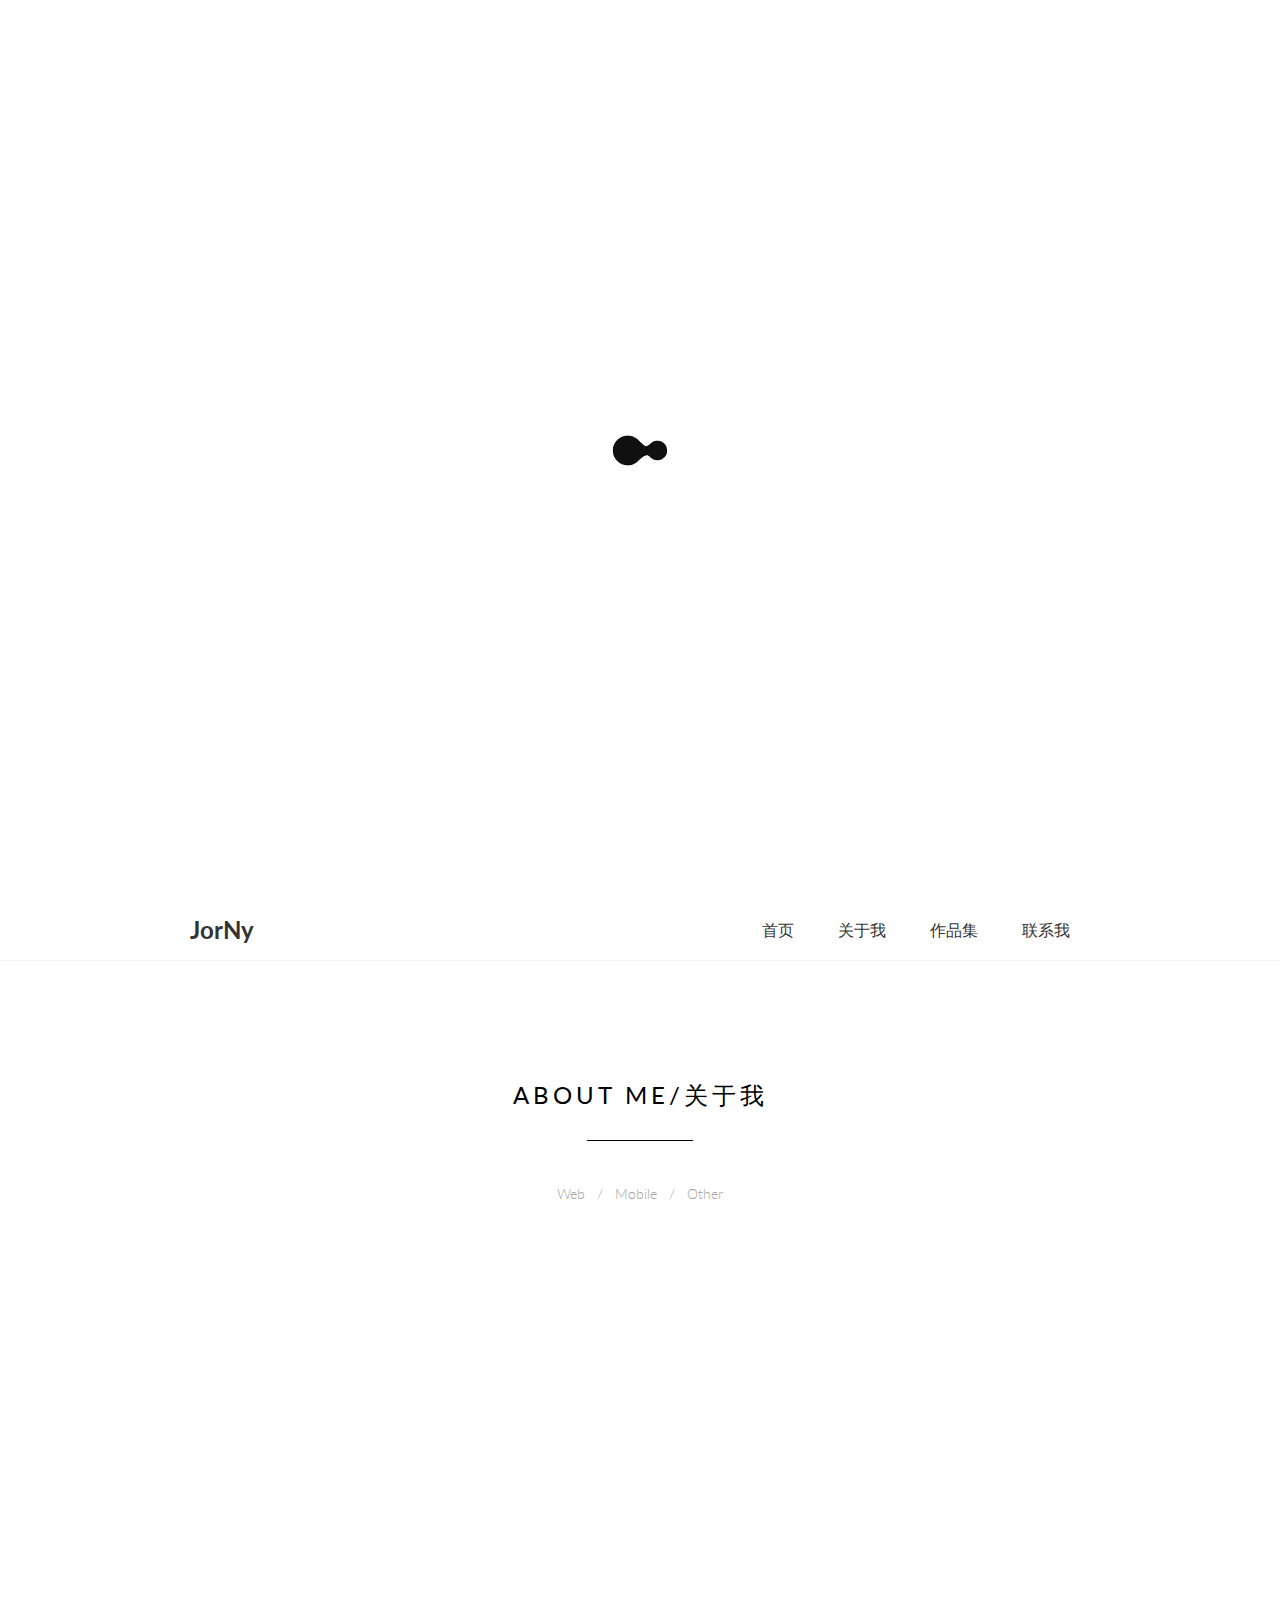
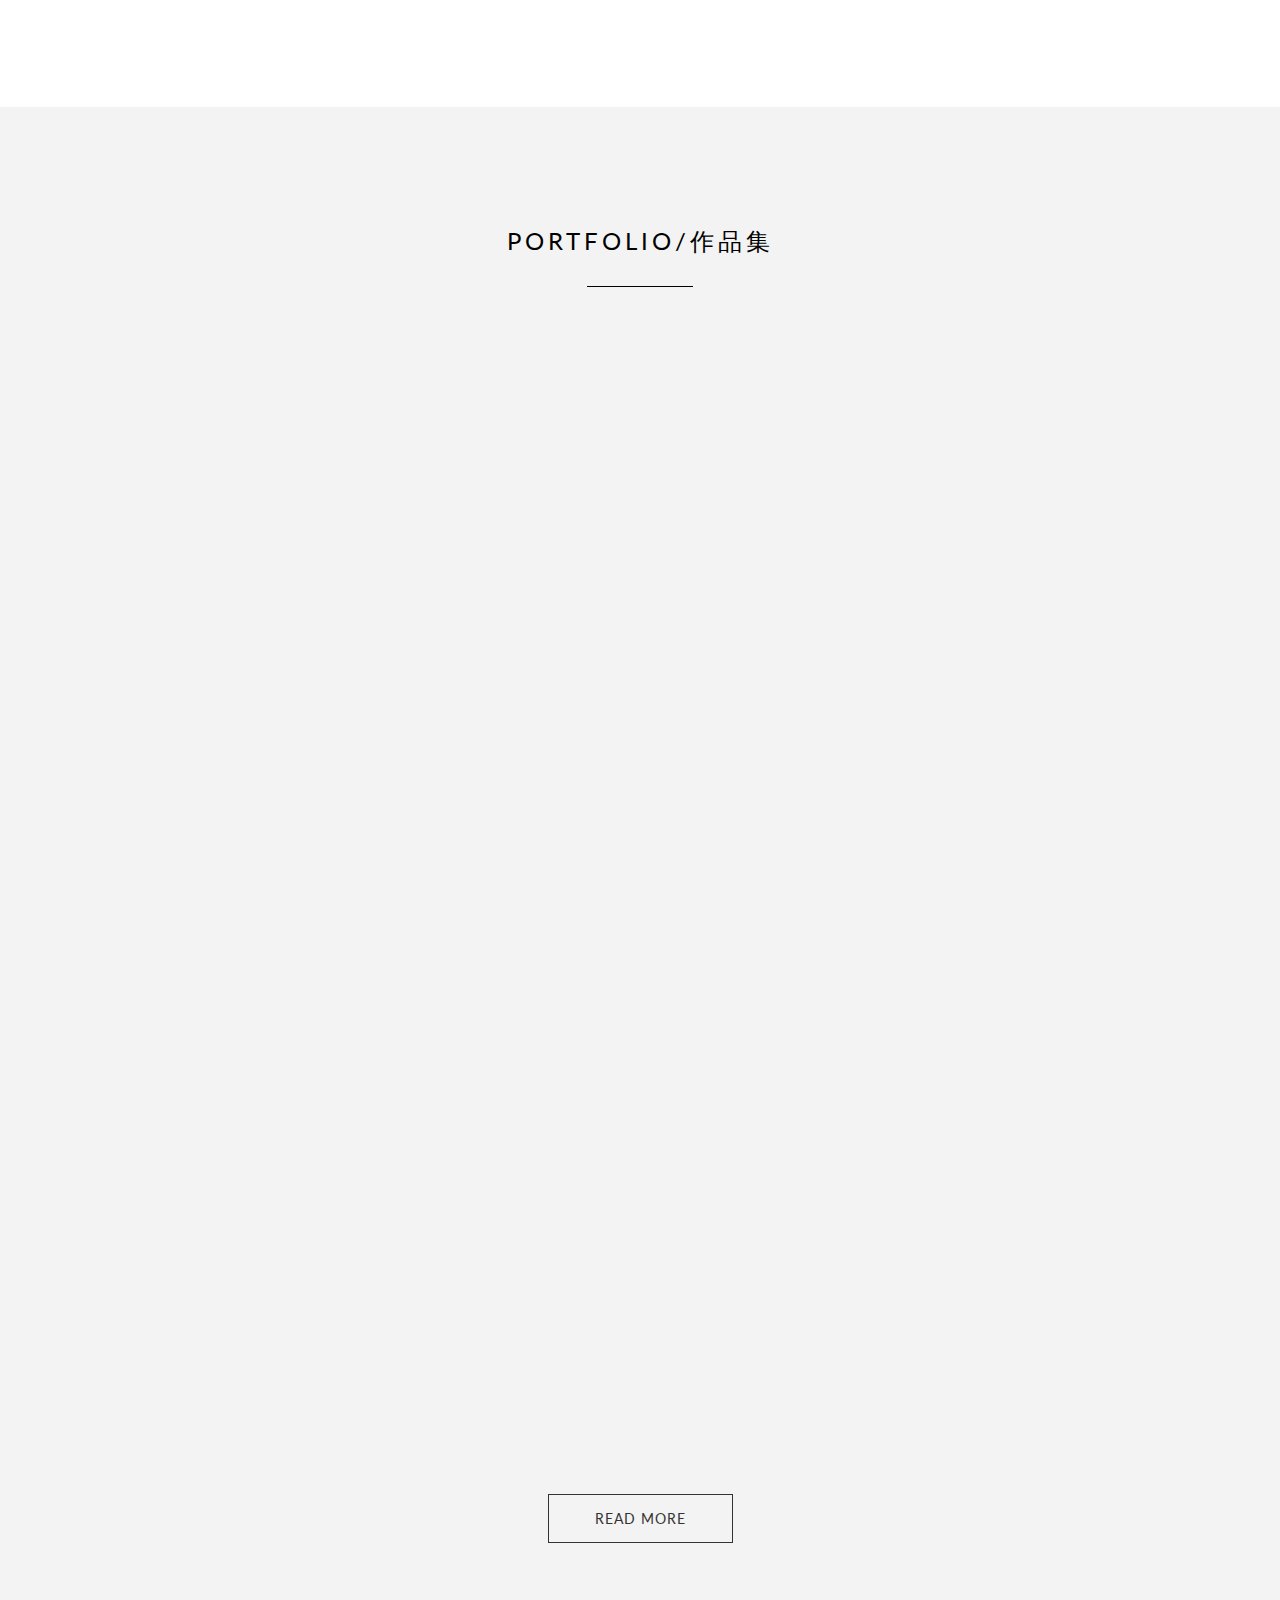
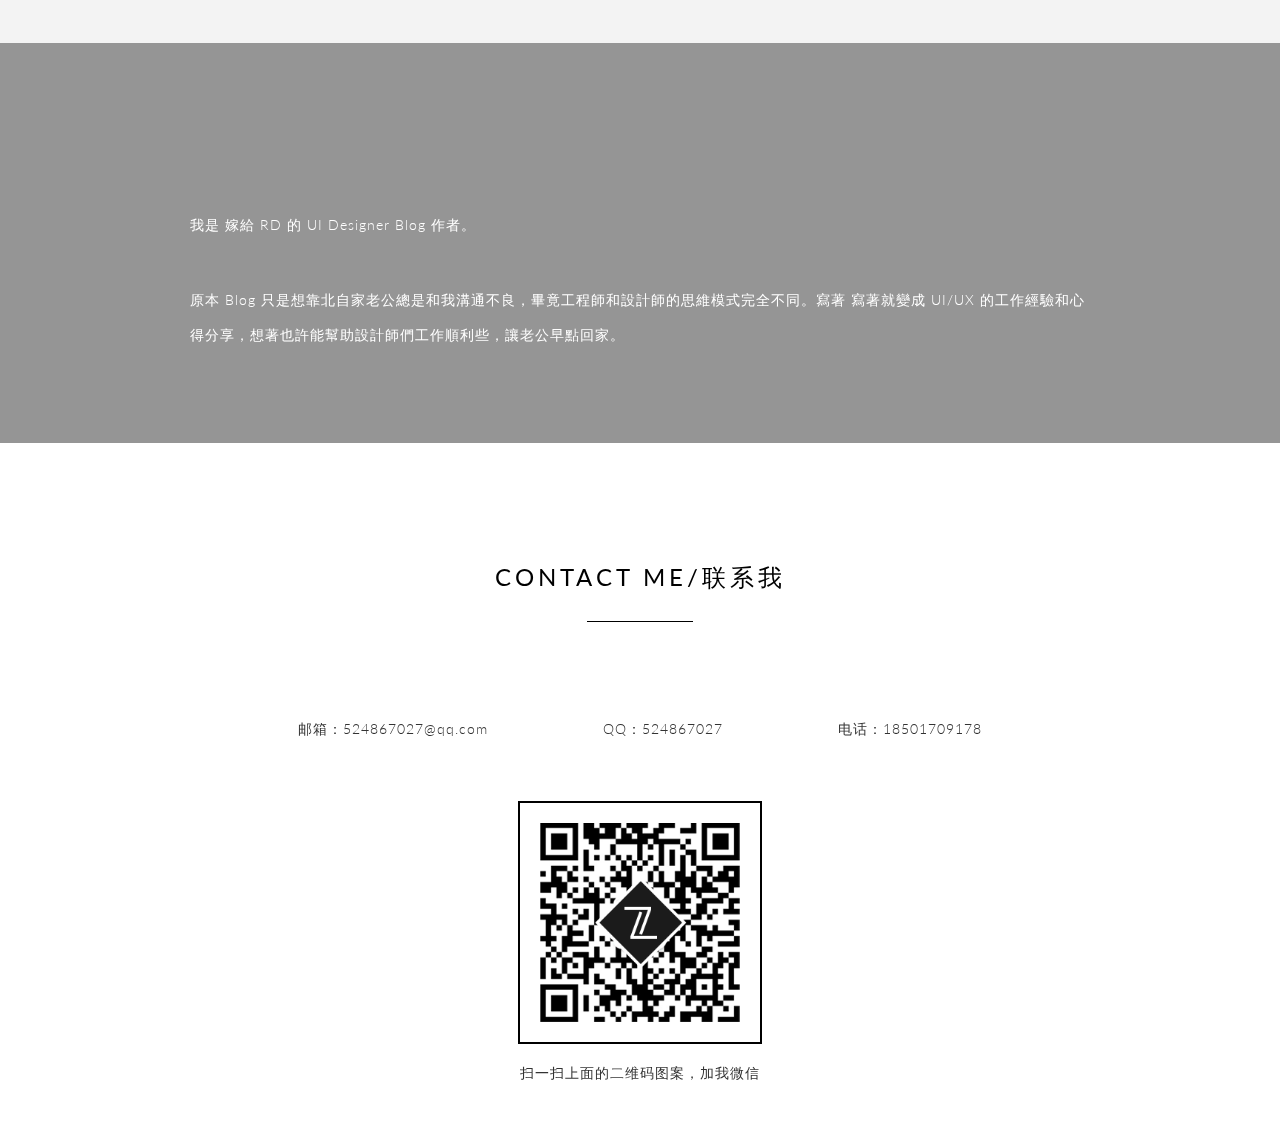
<file: zhanLiLanWeb/index.html>
<!DOCTYPE html>
<html lang="en">

<head>
    <meta http-equiv="Content-Type" content="text/html; charset=utf-8">
    <meta name="viewport" content="width=device-width, initial-scale=1.0"> 

    <title>Onepage - clean responsive HTML5 themes - thomsoon.com</title>

		<meta name="description" content="Free download theme onepage, clean and modern responsive for all"/>
		<meta name="keywords" content="responsive, html5, onepage, themes, template, clean layout, free web"/>
		<meta name="author" content="Thomsoon.com"/>
		
		<link rel="shortcut icon" href="img/favicon.png"> 
		
		<link rel="stylesheet" type="text/css" href="css/reset.css" />
		<link rel="stylesheet" type="text/css" href="css/style.css" />
		<link rel="stylesheet" type="text/css" href="css/style-responsive.css" />				

	<!--[if lt IE 9]>
		<script src="http://html5shim.googlecode.com/svn/trunk/html5.js"></script>
	<![endif]-->
		
</head>

<body>


<div class="preloader" id="preloader">
    <div class="item">
      <img src="img/loading.gif">
    </div>
</div>


<div class="container">


<!-- section start-page -->

  <section class="start-page parallax-background" id="home">
  
    <div class="opacity"></div> <!-- Opacity color -->
      <div class="content">
        <div class="text">
        
          <div class="logo"><img src="img/logo.png"></div>
        
          <h1>Personal website</h1><hr/>
          <p>Looking forward to a better self</p>
          
          <a href="#about-us"><div class="read-more">Read more</div></a>
          
        </div>
        <div class="arrow-down"></div>
      </div>
  
  </section>

  <!-- section menu mobile -->
  
  <section class="menu-media">
  
    <div class="menu-content">
    
      <div class="logo">JorNy</div>
      
      <div class="icon"><a href="#"><img src="img/icons/menu-media.png"/></a></div>
    
    </div>
   
  </section>
  
    <ul class="menu-click">
        <a href="#home"><li href="#home">首页</li></a>
        <a href="#about-us"><li href="#about-us">关于我</li></a>
        <a href="#portfolio"><li href="#portfolio">作品集</li></a>
        <a href="#contact"><li href="#contact">联系我</li></a>
        
    </ul>
   
   
  <!-- section menu -->
  
  <section class="menu">

    <div class="menu-content">
    
    <div class="logo">JorNy</div>
    
      <ul id="menu">
        <li><a href="#home">首页</a></li>
        <li><a href="#about-us">关于我</a></li>
        <li><a href="#portfolio">作品集</a></li>
        <li><a href="#contact">联系我</a></li>
      </ul>
    </div>
  
  
  </section>


  <!-- section about us -->
  
  <section class="about-us" id="about-us">
  
  <div class="content">
  
    <h1>ABOUT ME/关于我</h1>
    <hr/>
    <p class="title">Web&nbsp;&nbsp;&nbsp;/&nbsp;&nbsp;&nbsp;Mobile&nbsp;&nbsp;&nbsp;/&nbsp;&nbsp;&nbsp;Other</p>
  
      <div class="column-one">
  
        <div class="circle-one"></div>
    
          <h2>Web/网页</h2>
          <p>Lorem ipsum dolor sit amet, consectetur adipisicing elit, sed do eiusmod tempor incididunt</p>
    
      </div>
  
      <div class="column-two">
  
        <div class="circle-two"></div>
    
          <h2>Mobile/移动端</h2>
          <p>Lorem ipsum dolor sit amet, consectetur adipisicing elit, sed do eiusmod tempor incididunt</p>
    
      </div>
  
  
      <div class="column-three">
  
        <div class="circle-three"></div>
    
        <h2>Other/其他</h2>
        <p>Lorem ipsum dolor sit amet, consectetur adipisicing elit, sed do eiusmod tempor incididunt</p>
    <br />
    </div>  
    
  </div>
  
  </section>
  
  <div class="clear"></div>  

  <!-- portoflio-->

  <section class="portfolio" id="portfolio">


    <div class="portfolio-margin">
    
      <h1>PORTFOLIO/作品集</h1>
      <hr/> 
    
    <!-- 1 item portoflio-->
    
        <ul class="grid">
        
          <li>
            <a href="#">
              <img src="img/portfolio/1.png" alt="Portfolio item" />
                <div class="text">
                   <img src="img/portfolio/1-hover.png" alt="Portfolio item" />  
              </div>
            </a>
          </li>
          
          <!-- 2 item portoflio-->
          
          <li>
            <a href="#">
              <img src="img/portfolio/2.png" alt="Portfolio item" />
                <div class="no-text">
                 <img src="img/portfolio/2-hover.png" alt="Portfolio item" />        
              </div>
            </a>
          </li>      

          <!-- 3 item portoflio-->
          
          <li>
            <a href="#">
              <img src="img/portfolio/3.png" alt="Portfolio item" />
                <div class="no-text">
                  <img src="img/portfolio/3-hover.png" alt="Portfolio item" />          
              </div>
            </a>
          </li>      


          <!-- 4 item portoflio-->
          
          <li>
            <a href="#">
              <img src="img/portfolio/4.png" alt="Portfolio item" />
                <div class="no-text">
                  <img src="img/portfolio/4-hover.png" alt="Portfolio item" />          
              </div>
            </a>
          </li>    

          <!-- 5 item portoflio-->
          
          <li>
            <a href="#">
              <img src="img/portfolio/5.png" alt="Portfolio item" />
                <div class="no-text">
                  <img src="img/portfolio/5-hover.png" alt="Portfolio item" />             
              </div>
            </a>
          </li>    
          

          <!-- 6 item portoflio-->
          
          <li>
            <a href="#">
              <img src="img/portfolio/6.png" alt="Portfolio item" />
                <div class="text">
                  <img src="img/portfolio/6-hover.png" alt="Portfolio item" />              
              </div>
            </a>
          </li>         
           
         <!-- 7 item portoflio-->
          
          <li>
            <a href="#">
              <img src="img/portfolio/7.png" alt="Portfolio item" />
                <div class="text">
                 <img src="img/portfolio/7-hover.png" alt="Portfolio item" />       
              </div>
            </a>
          </li>    
          
          <!-- 8 item portoflio-->
          
          <li>
            <a href="#">
              <img src="img/portfolio/8.png" alt="Portfolio item" />
                <div class="text">
                  <img src="img/portfolio/8-hover.png" alt="Portfolio item" />       
              </div>
            </a>
          </li>          
          
          <!-- 9 item portoflio-->
          
          <li>
            <a href="#">
              <img src="img/portfolio/9.png" alt="Portfolio item" />
                <div class="text">
                  <img src="img/portfolio/9-hover.png" alt="Portfolio item" />            
              </div>
            </a>
          </li>          

          <!-- 10 item portoflio-->
          
          <li>
            <a href="#">
              <img src="img/portfolio/10.png" alt="Portfolio item" />
                <div class="text">
                  <img src="img/portfolio/10-hover.png" alt="Portfolio item" />            
              </div>
            </a>
          </li>         

          <!-- 11 item portoflio-->
          
          <li>
            <a href="#">
              <img src="img/portfolio/11.png" alt="Portfolio item" />
                <div class="text">
                  <img src="img/portfolio/11-hover.png" alt="Portfolio item" />                
              </div>
            </a>
          </li>          
 
          
        </ul>  
   
   <a href="detail/detail.html"><div class="read-more">Read more</div></a>
   
   </div>   
         
   </section>

  
   <div class="clear"></div>  
  
  
  
  
    <!-- partners-->

    <section class="partners parallax-background-partners" id="partners">
    
    <div class="opacity"></div>
    
      <div class="content">
      
        <h2>INTRODUCE/自我介绍</h2>
        
            <div class="logo">
                <p>我是 嫁給 RD 的 UI Designer Blog 作者。</p>
                <p>原本 Blog 只是想靠北自家老公總是和我溝通不良，畢竟工程師和設計師的思維模式完全不同。寫著 寫著就變成 UI/UX 的工作經驗和心得分享，想著也許能幫助設計師們工作順利些，讓老公早點回家。</p>
            </div>
      
      </div>

    </section>


    <!-- Contact-->

    <section class="contact" id="contact">
        <h1>CONTACT ME/联系我</h1>
        <hr/>       
      
        <div class="content">
	          <p>
	          	<label>邮箱：524867027@qq.com</label>
				<label>QQ：524867027</label>
				<label>电话：18501709178</label>
			</p>
        </div>
        <div class="qr-code">
	        	<img src="img/qr-code.png">
	        <p>扫一扫上面的二维码图案，加我微信</p>
        </div>
    </section>


    <section class="footer">
      
        <!--<div class="logo"><img src="img/logo-footer.png"></div>-->
        <div class="copyright">地点：上海市徐汇区桂林路&nbsp;&nbsp;&nbsp;&nbsp; © 2019. All Rights Reserved Thomsoon.com</div>        
    
    
    </section>    
    

</div>



	<!-- Scripts -->
	
	<script src="js/jquery-1.11.0.min.js" type="text/javascript"></script>
	<script src="js/jquery-ui-1.10.4.min.js" type="text/javascript"></script> <!-- jQuery -->
	<script src="js/jquery.nicescroll.js"></script> <!-- jQuery NiceScroll -->
	<script src="js/jquery.sticky.js"></script> <!-- jQuery Stick Menu -->
	<script src="js/masonry.pkgd.min.js"></script> <!-- All script -->
	<script src="js/imagesloaded.pkgd.min.js"></script> <!-- All script -->	

   <script>
     $(function(){
   
       var $container = $('.grid');
     
       $container.imagesLoaded( function(){
         $container.masonry({
           itemSelector : 'li'
         });
       });
     
     });
   </script>
	<script src="js/jquery.parallax.js"></script> <!-- jQuery Parallax -->	
	<script src="js/script.js"></script> <!-- All script -->	


</body>

</html>
</file>
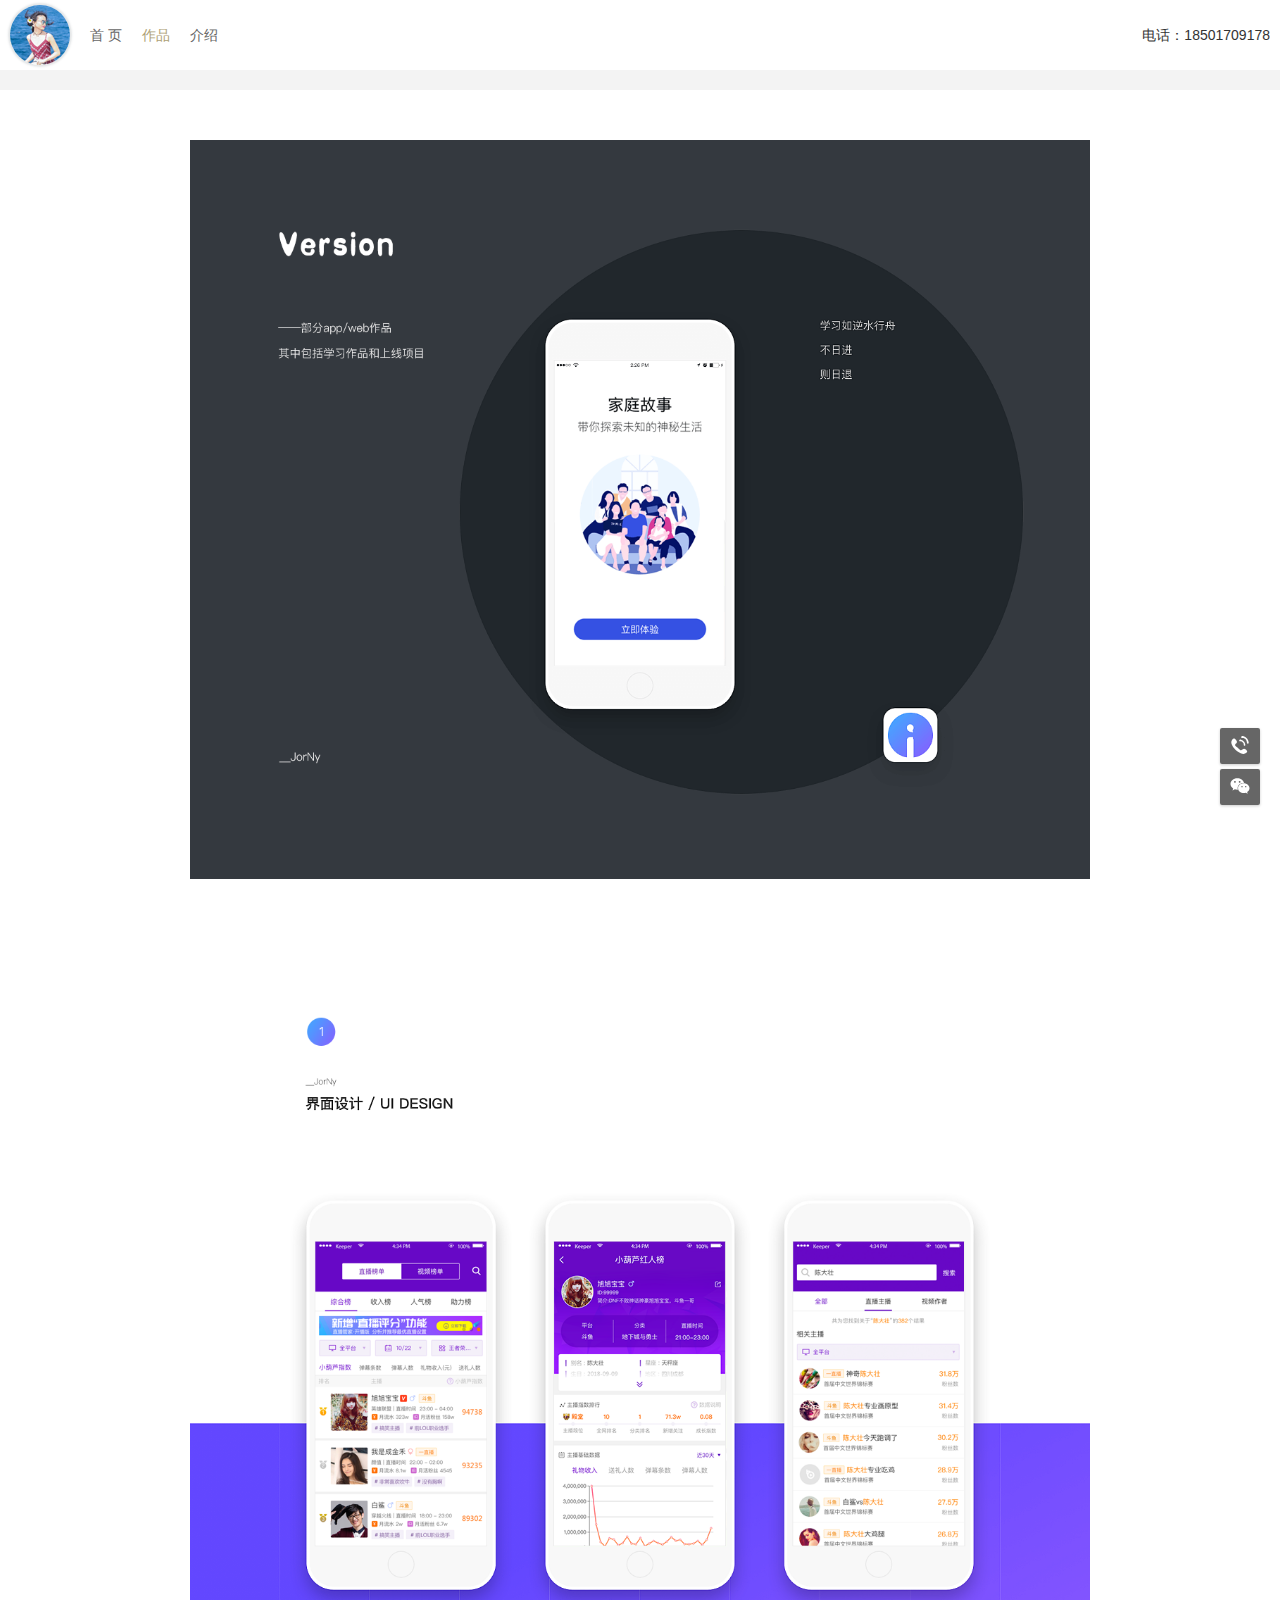
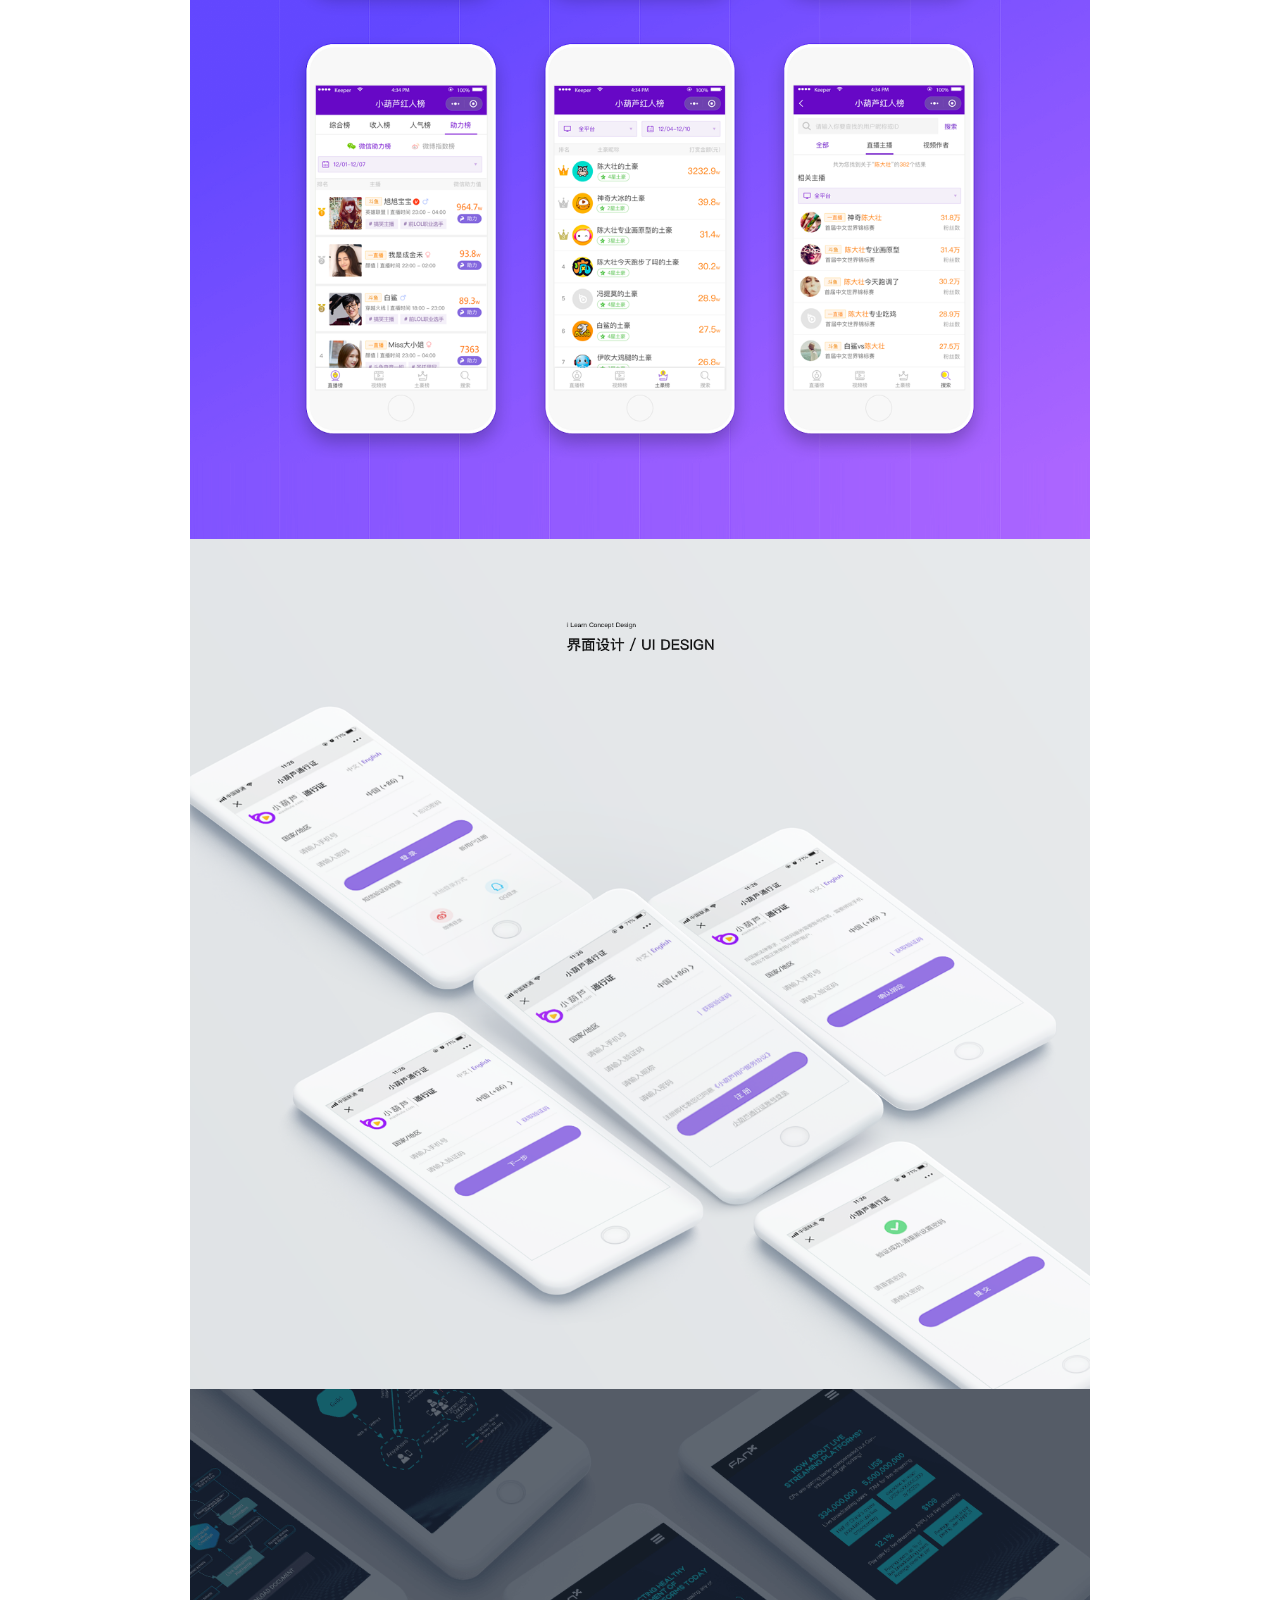
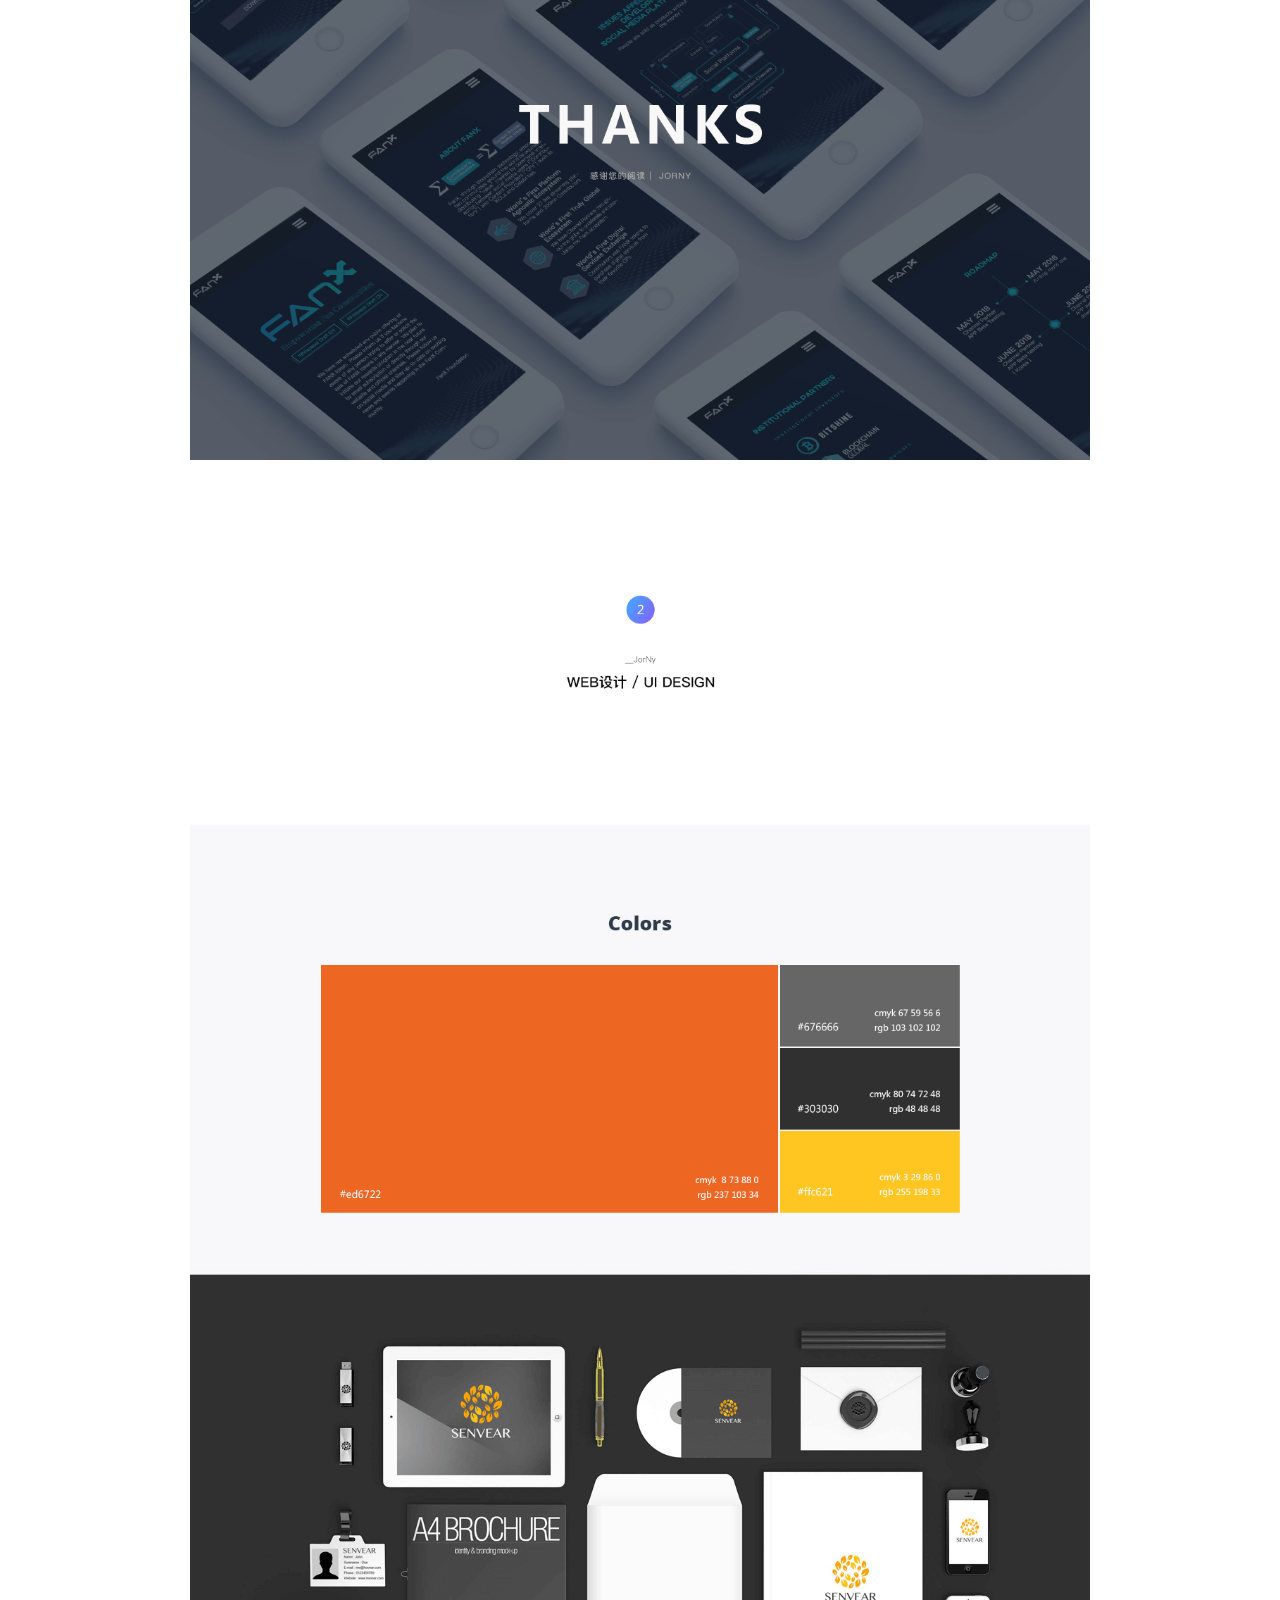
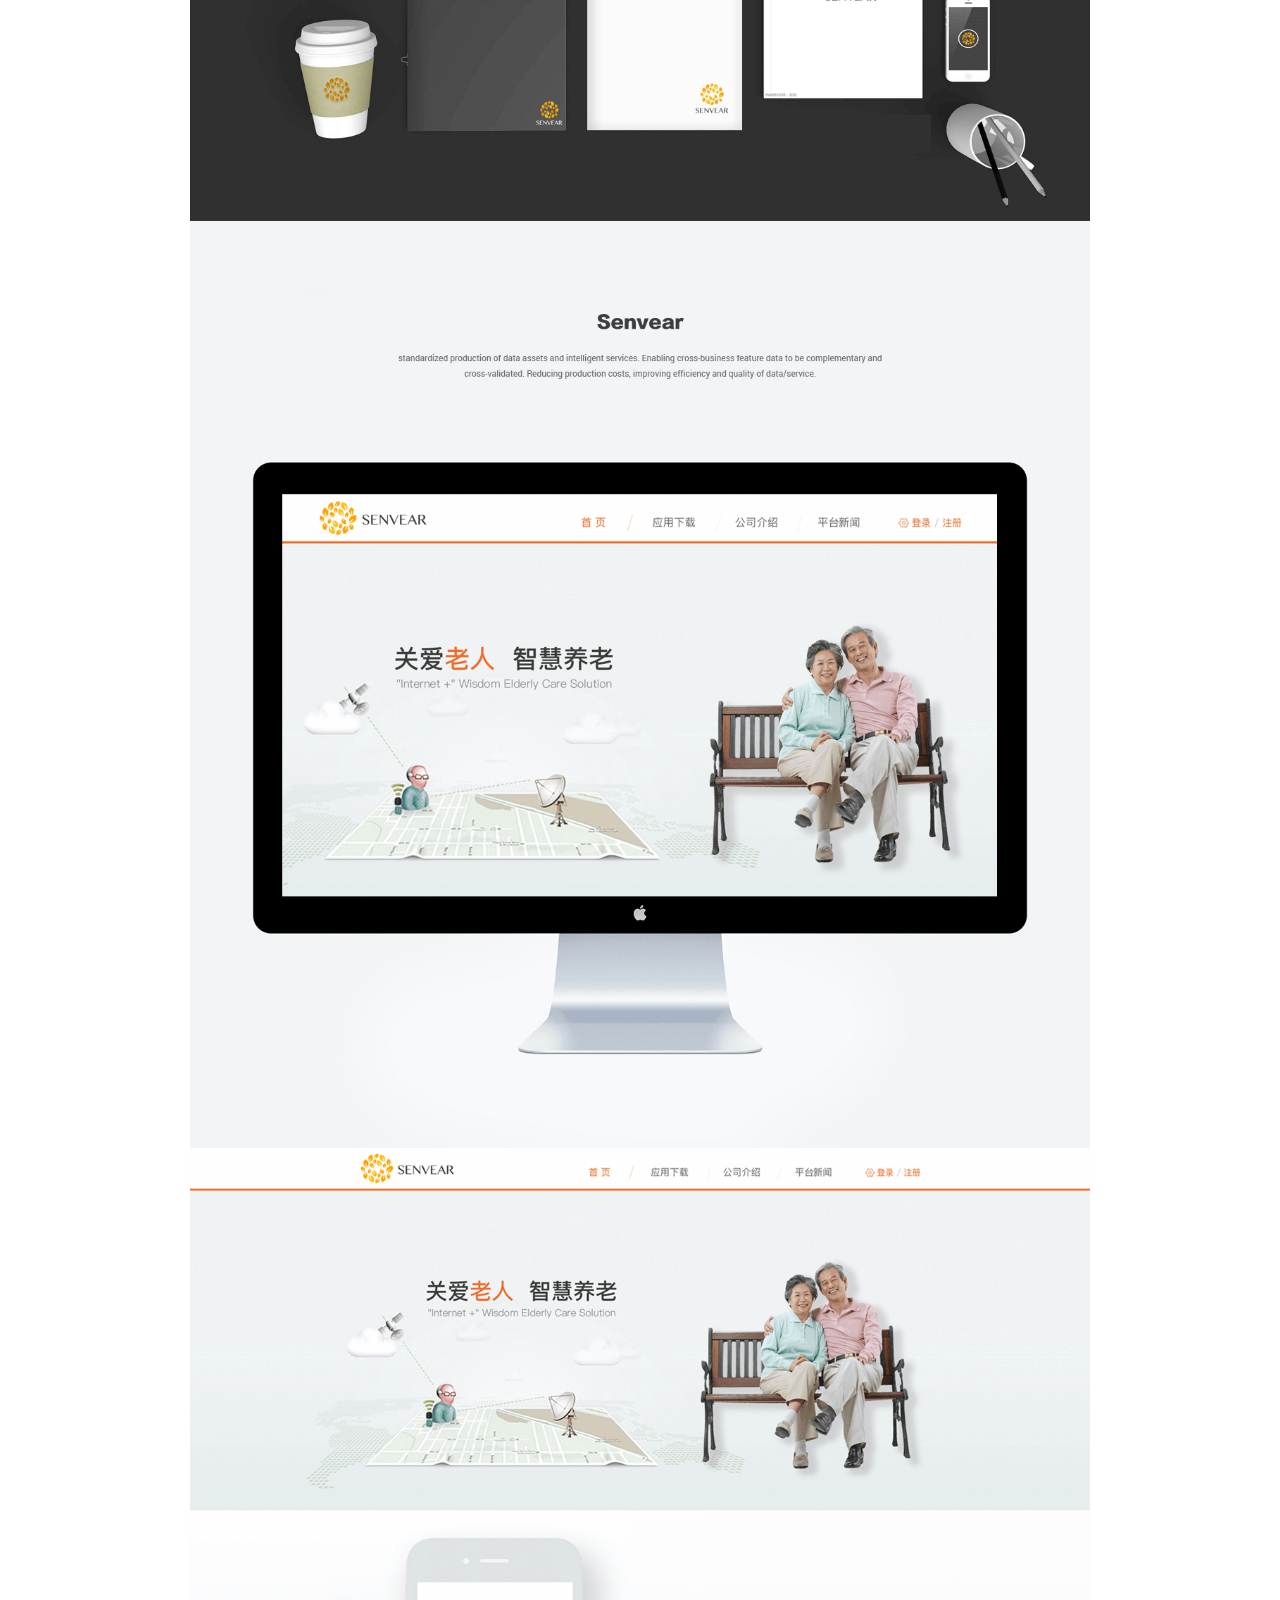
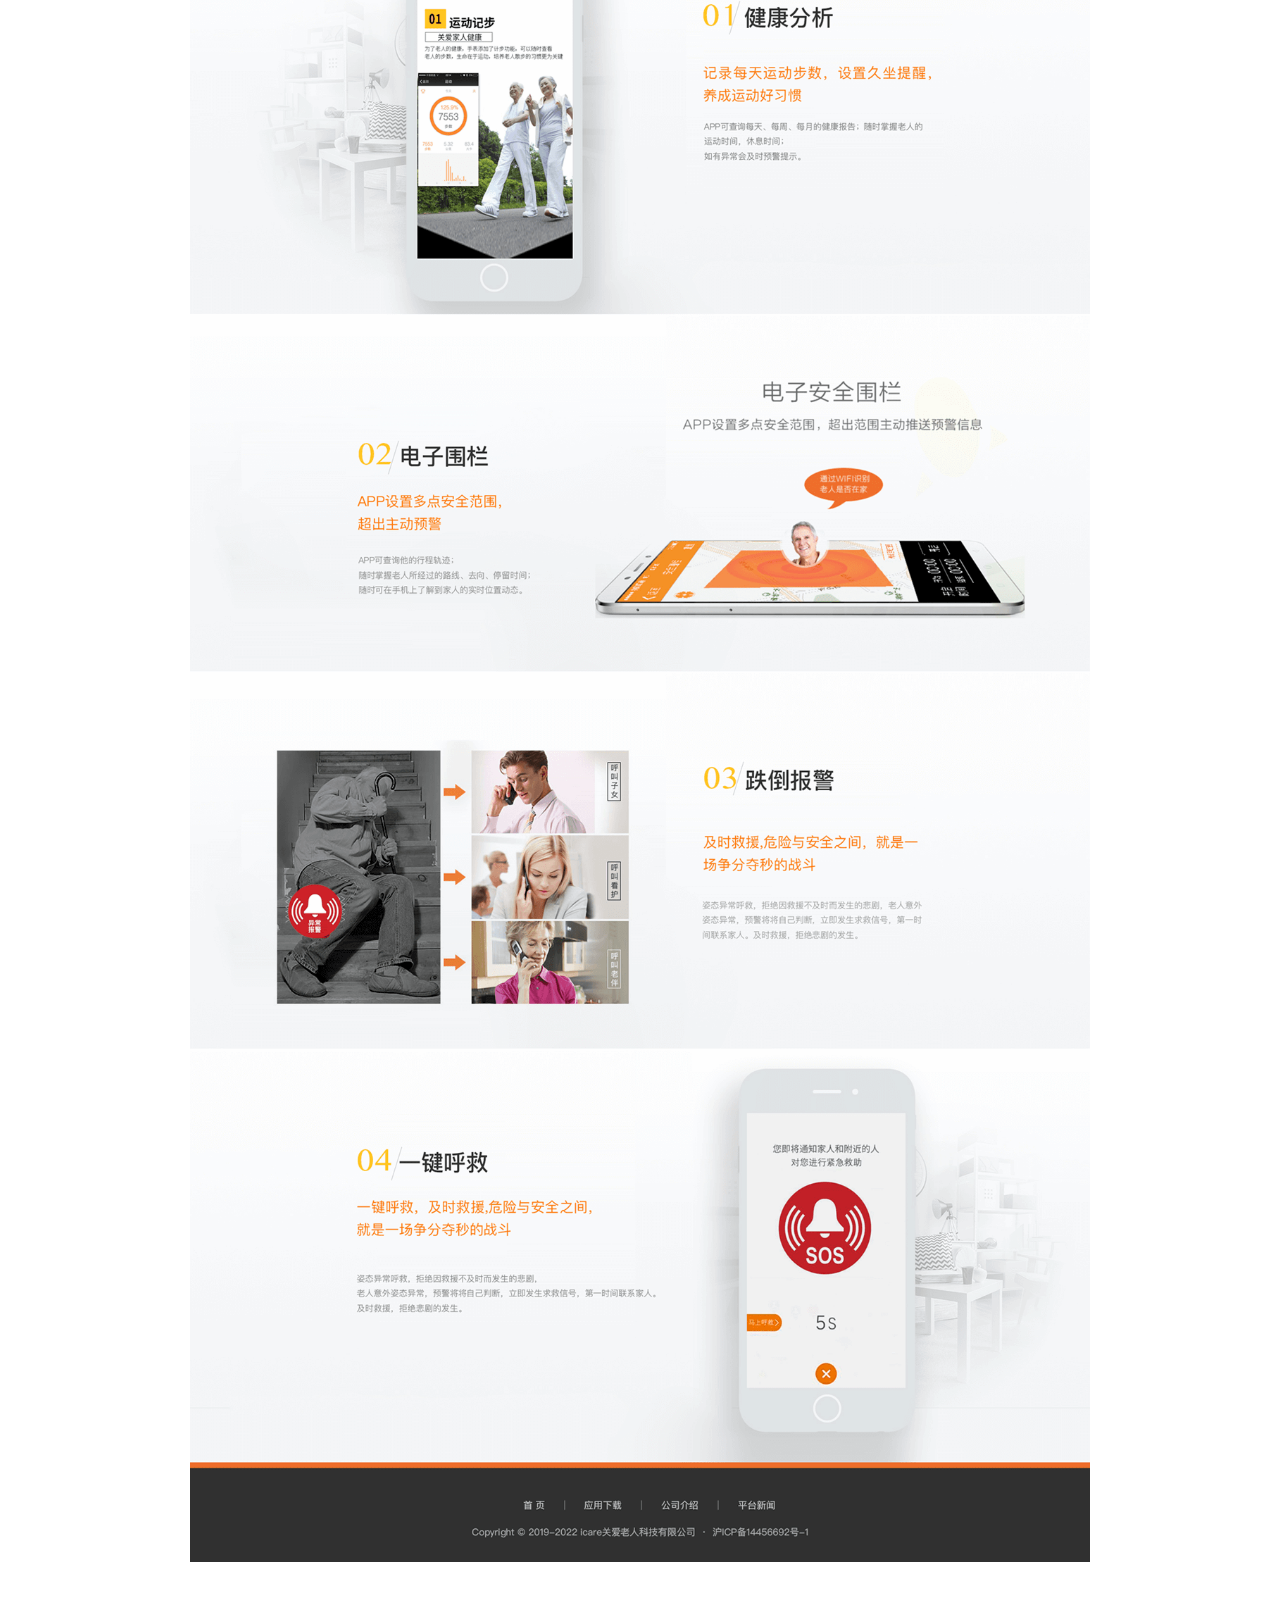
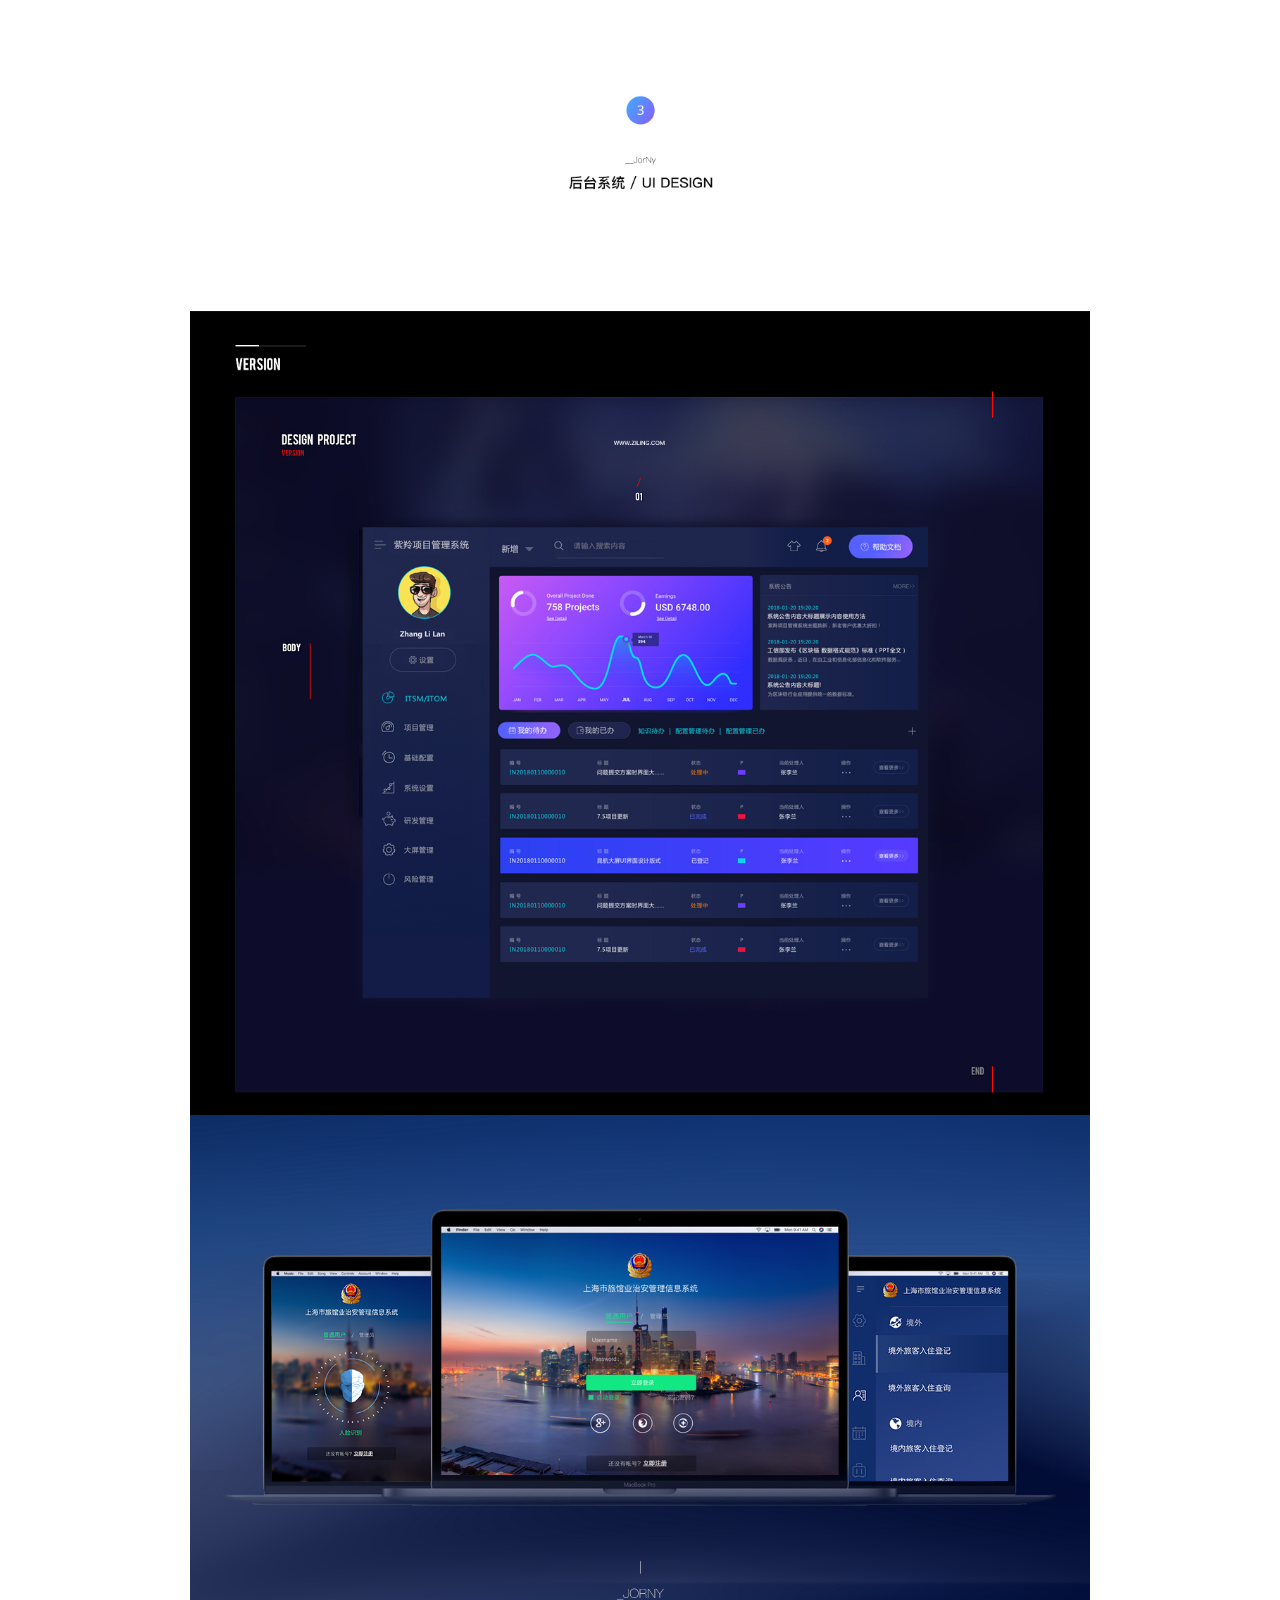
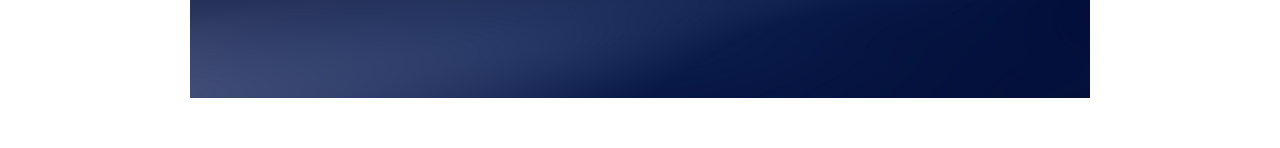
<file: zhanLiLanWeb/detail/detail.html>
<!DOCTYPE html>
<html>
	<head>
		<meta charset="utf-8" />
		<meta name="viewport" content="width=device-width, initial-scale=1,maximum-scale=1,user-scalable=no">
		<link rel="stylesheet" href="css/global.css" />
		<link rel="stylesheet" href="css/main.css" />
		<link rel="stylesheet" href="css/media.css" />
		<title></title>
	</head>
	<body class="">
		<nav class="bg-white df pcNav">
			<div class="w1280 df jsb padding-t-5">
				<div class="df">
				<a href="../index.html"><img class="logo" src="img/logo.png"></a> 
				<ul class="df">
					<li><a href="../index.html">首 页</a></li>
					<li class="active"><a href="">个人作品集</a></li>
					<li><a href="resume.html" target="_blank">个人介绍</a></li>
				</ul>
				</div>
				<p>联系电话：18501709178</p>
			</div>
		</nav>
		<nav class="bg-white df mobileNav">
			<div class="w1280 df jsb padding-t-5">
				<div class="df ">
				<img class="logo" src="img/logo.png">
				<ul class="df">
					<li><a href="../index.html">首 页</a></li>
					<li class="active"><a href="">作品</a></li>
					<li><a href="">介绍</a></li>
				</ul>
				</div>
				<p>电话：18501709178</p>
			</div>
		</nav>
		<div class="bg-white w1280">
			<img src="img/img1.png">
			<img src="img/img2.png">
			<img src="img/img3.png">
			<img src="img/img4.png">
			<img src="img/img5.png">
			<img src="img/img6.png">
		</div>
		
		
		<div id="scrollUp" class="scrollup">
		    <a class="arrows" title="返回顶部" href="javascript:;"></a>
		    <a class="service feedback" title="微信" target="_blank" href=""></a>
		    <!--<a class="feedback" title="反馈" href="javascript:;">反馈</a>-->
        </div>
        
        <div class="scrollUp">
    		<ul>
    			<li>
    				<a id="backtop" class="off">
    					<img src="img/icon1.svg">
    				</a>
    			</li>
    			<li>
    				<a>
    					<img src="img/icon3.svg">
    					<div class="sideBarCont rPhone"><img src="img/rightPhone.png"></div>
    				</a>
    			</li>
    			<li>
    				<a>
    					<img src="img/icon2.svg">
    					<div class="sideBarCont rqcode"><img src="img/detailRightQRCode.png"></div>
    				</a>
    			</li>
    		</ul>
    </div>
     <script src="../js/jquery-1.11.0.min.js"></script>   
     <script>
     $(function(){
     	
       $("#backtop").click(function () {
			        var speed=500;//滑动的速度
			        $('body,html').animate({ scrollTop: 0 }, speed);
			        return false;
		});
		
		$(window).scroll(function() {
            var s = $(window).scrollTop();
            if(s<300){
                 $("#backtop").addClass("off");
            }else{
                 $("#backtop").removeClass("off");
            }
        });
		
     });
   </script>
	</body>
</html>
</file>
<file: zhanLiLanWeb/css/style.css>
/* Thomsoon.com - OnePage CSS Responsive theme
-- version 1.0
-- Copyright (c) 2014 Thomsoon.com
-- licensed under the MIT
--
-- http://www.thomsoon.com/
--
*/

/* Font Google - strong reaload time */
@import url(http://fonts.googleapis.com/css?family=Lato:400,300,100,700,900&subset=latin,latin-ext);


/*
 * Theme Name: Onepage
 * Author: Thomsoon
 * Created: 14/11/2014
 */


.preloader{
  position:fixed;
  width:100%;
  height:100%;
  background:white;
  z-index:99999;
}
 
.preloader .item{
  position:absolute;
  width:100px;
  height:100px;
  left:50%;
  top:50%;
  margin-left:-50px;
  margin-top:-50px;
} 


html, body{
  font-family: 'Lato', sans-serif;
  font-size:15px;
  -webkit-font-smoothing: subpixel-antialiased!important;
  color:black;
  font-weight:400;
  height:100%;
}

a{
  text-decoration:none;
  outline:none;
  font-size:14px;
}

h1{
  font-size:34px;
  color:white;
  font-weight:400;
  text-transform:uppercase;
  letter-spacing:6px;
  line-height:1.2;
}

p{
  font-size:14px;
  color:white;
  font-weight:300;
  letter-spacing:1px;
  margin-top:40px;
}


h1 span{
  color:#2fa68e;
}


::selection {
  background: #ada074;
  color:white;
}

::-moz-selection {
  background: #ada074;
  color:white;
}


.container{
  position:absolute;
  width:100%;
  height:100%;
}






/* Start page */

.start-page{
  position:relative;
  width:100%;
  height:100%;
  z-index:10;
  background:url('../img/background/start-page.png') #c0c0c0 bottom center fixed no-repeat;
  -webkit-background-size: cover;
  -moz-background-size: cover;
  -o-background-size: cover;
  background-size: cover;
}

.start-page hr{
  color: white;
  margin-top:30px;
  background-color: white;
  height: 1px;
  width:106px;
  border:0;

}

.start-page .opacity{
  position:absolute;
  width:100%;
  height:100%;
  background:rgba(51,51,51,0.6); /* Standard Off */
}


.start-page .content{
  position:relative;
  width:700px;
  margin:0 auto;
  height:100%;
}

.start-page .content .text{
  position:absolute;
  text-align:center;
  margin:auto;
  top:0; 
  left:0; 
  bottom:0; 
  right:0;
  width:700px;
  height:520px;
}

.start-page .content .text .logo{
  width:123px;
  height:123px;
  margin:0 auto 50px;
  
}


.start-page .content .text .read-more{
  width:183px;
  height:47px;
  margin:100px auto;
  line-height:47px;
  border:1px solid white;
  text-transform:uppercase;
  color:white;
  display:block;
  cursor:pointer;
  font-size:14px;
  letter-spacing:1px;
  background:none;
  -webkit-transition: all 0.6s ease-in;
	-moz-transition: all 0.6s ease-in;
	-ms-transition: all 0.6s ease-in;
	-o-transition: all 0.6s ease-in;
	transition: all 0.6s ease-in;
}

.start-page .content .text .read-more:hover{
  color:white;
  background: #ada074;
  border:1px solid #ada074;
}

.start-page .content .arrow-down{
  position: absolute;
  bottom: 110px;
  left: 50%;
  margin-left: -10px;
  width: 21px;
  height: 29px;
  background: url(../img/arrow-down.png) no-repeat center center;
  display: block;
  -webkit-animation: bounce-fade 1.2s infinite; /* Safari 4+ */
  -moz-animation:    bounce-fade 1.2s infinite; /* Fx 5+ */
  -o-animation:      bounce-fade 1.2s infinite; /* Opera 12+ */
   animation:        bounce-fade 1.2s infinite; /* IE 10+ */
}


@-webkit-keyframes bounce-fade {
    0%   { opacity: 0; bottom: 70px; }
    100% { opacity: 1; bottom: 35px; }
}
@-moz-keyframes bounce-fade {
    0%   { opacity: 0; bottom: 70px; }
    100% { opacity: 1; bottom: 35px; }
}
@-o-keyframes bounce-fade {
    0%   { opacity: 0; bottom:70px; }
    100% { opacity: 1; bottom: 35px; }
}
@keyframes bounce-fade {
    0%   { opacity: 0; bottom: 70px; }
    100% { opacity: 1; bottom: 35px; }
}


/* Menu mobile */

.menu-media{
  position:relative;
  width:100%;
  height:90px;
  background:#ada074;
  z-index:1000;
  display:none;
}

.menu-media .menu-content{
  width:280px;
  position:relative;
  margin:0 auto;
}

.menu-media .menu-content .logo {
   color:white;
   font-weight:700;
   font-size:24px;
   width:200px;
   line-height:90px;
   float:left;
   list-style: none;
}

.menu-media .menu-content .icon{
  width:41px;
  height:23px;
  float:right;
  line-height:100px;
}

.menu-click{
  display:none;
}


.menu-click li {
  position:relative;
  width:100%;
  height:70px;
  color:#333333;
  font-size:18px;
  text-align:center;
  line-height:70px;
  z-index:1000;
  border-bottom:1px solid #f2f2f2;
  -webkit-transition: all 0.2s ease-in;
	-moz-transition: all 0.2s ease-in;
	-ms-transition: all 0.2s ease-in;
	-o-transition: all 0.2s ease-in;
	transition: all 0.2s ease-in;
 }

.menu-click li:hover {
  color:#ada074;
 }


/* Menu */

.menu{
  position:relative;
  width:100%;
  height:60px;
  background:white;
  border-bottom:1px solid #f2f2f2;
  z-index:1000;
}

.menu-content{
  width:900px;
  position:relative;
  margin:0 auto;
}

.menu-content .logo {
   color:#333;
   font-weight:700;
   font-size:24px;
   width:300px;
   line-height:60px;
   float:left;
   list-style: none;
 }

.menu-content ul{

  width:500px;
  left:50%;
  float:right;
  text-align:right;
  list-style:none;
}

.menu-content li{
   display:inline-block;
   position:relative;
}

.menu-content li a{
  color:#333;
  font-size:16px;
  display: block;
  padding: 0 20px 0 20px;
  line-height:60px;
  -webkit-transition: all 0.2s ease-in;
	-moz-transition: all 0.2s ease-in;
	-ms-transition: all 0.2s ease-in;
	-o-transition: all 0.2s ease-in;
	transition: all 0.2s ease-in;
}

.menu-content li.active a{
  color:#ada074;
}

.menu-content li a:hover{
  color:#ada074;
}


/* About us */

.about-us{
  position:relative;
  width:100%;
  background:white;
  z-index:10;
}

.about-us .content{
  position:relative;
  width:900px;
  margin: 0 auto;
  overflow: hidden;
}

.about-us h1{
  font-size:24px;
  color:black;
  text-align:center;
  margin-top:120px;
  letter-spacing:4px;
  font-weight:normal;
  text-transform:uppercase;
  line-height:1.2;

}

.about-us hr{
  color: black;
  margin-top:30px;
  background-color: black;
  height: 1px;
  width:106px;
  border:0;

}

.about-us p.title{
  color: #a4a4a4;
  margin:40px auto;
  width:300px;
  line-height:26px;
  letter-spacing:0;
  font-size:14px;
  font-weight:300;
  text-align:center;
}

.about-us h2{
  text-align:center;
  margin-top:50px;
  font-size:16px;
  color:black;
  line-height:1.2;
  letter-spacing:4px;
  width:100%;
  position:relative;
  font-weight:400;
}

.about-us p{
  text-align:center;
  font-size:14px;
  width:250px;
  margin:30px auto;
  color:#a4a4a4;
  line-height:26px;
  letter-spacing:0;
  position:relative;
  font-weight:300;
}

.about-us .column-one{
  margin-top:40px;
  width:300px;
  float:left;
  margin-bottom:70px;
  height:350px;
}

.about-us .column-one .circle-one{
  height: 100px;
  position:relative;
  margin:0 auto;
  border:2px solid #f0f0f0;
  background: url(../img/icons/responsive.png) white no-repeat center center;
  -moz-border-radius:100px;
  -webkit-border-radius:100px;
  border-radius: 100px;
  width: 100px;
  cursor:pointer;
    -webkit-transition: all 0.2s ease-in;
	-moz-transition: all 0.2s ease-in;
	-ms-transition: all 0.2s ease-in;
	-o-transition: all 0.2s ease-in;
	transition: all 0.2s ease-in;
}

.about-us .column-one .circle-one:hover{
  border:2px solid #ada074;

}

.about-us .column-two{
  margin-top:40px;
  width:300px;
  float:left;
  margin-bottom:70px;
  height:350px;
}

.about-us .column-two .circle-two{
  height: 100px;
  position:relative;
  margin:0 auto;
  border:2px solid #f0f0f0;
  background: url(../img/icons/minimalist.png) white no-repeat center center;
  -moz-border-radius:100px;
  -webkit-border-radius:100px;
  border-radius: 100px;
  width: 100px;
    cursor:pointer;
    -webkit-transition: all 0.2s ease-in;
	-moz-transition: all 0.2s ease-in;
	-ms-transition: all 0.2s ease-in;
	-o-transition: all 0.2s ease-in;
	transition: all 0.2s ease-in;
}

.about-us .column-two .circle-two:hover{
  border:2px solid #ada074;
}


.about-us .column-three{ 
  margin-top:40px;
  width:300px;
  float:left;
  margin-bottom:70px;
  height:350px;
}

.about-us .column-three .circle-three{ 
  height: 100px;
  position:relative;
  margin:0 auto;
  border:2px solid #f0f0f0;
  background: url(../img/icons/free.png) white no-repeat center center;
  -moz-border-radius:100px;
  -webkit-border-radius:100px;
  border-radius: 100px;
  width: 100px;
  cursor:pointer;
  -webkit-transition: all 0.2s ease-in;
	-moz-transition: all 0.2s ease-in;
	-ms-transition: all 0.2s ease-in;
	-o-transition: all 0.2s ease-in;
	transition: all 0.2s ease-in;
}

.about-us .column-three .circle-three:hover{ 
  border:2px solid #ada074;
}



/* Portfolio */


.portfolio{
  position:relative;
  width:100%;
  background:#f3f3f3;
  z-index:10;

}

.portfolio .portfolio-margin{
  position:relative;
  width:900px;
  overflow:hidden;
  margin:0 auto;
}

.portfolio .portfolio-margin .read-more{
  width:183px;
  height:47px;
  position:relative;
  margin:50px auto 100px;
  line-height:47px;
  border:1px solid #333333;
  text-transform:uppercase;
  text-align:center;
  color:#333333;
  cursor:pointer;
  font-size:14px;
  background:none;
  -webkit-transition: all 0.6s ease-in;
	-moz-transition: all 0.6s ease-in;
	-ms-transition: all 0.6s ease-in;
	-o-transition: all 0.6s ease-in;
	transition: all 0.6s ease-in;
	letter-spacing:1px;
}

.portfolio .portfolio-margin .read-more:hover{
  background:#ada074;
  color:white;
  border:1px solid #ada074;
}

.portfolio .portfolio-margin h1{
  font-size:24px;
  color:black;
  text-align:center;
  margin-top:120px;
  letter-spacing:4px;
  font-weight:normal;
  text-transform:uppercase;
  line-height:1.2;
}

.portfolio .portfolio-margin hr{
  color: black;
  margin-top:30px;
  background-color: black;
  height: 1px;
  width:106px;
  border:0;
}




/* Portfolio grid */

.grid{
  margin-top:70px;
  width:100%;
  position:relative;
  margin-bottom:70px;
  overflow:hidden;
}

.grid li{
  width:285px;
  margin:0 15px 15px 0;
  float: left;
  position: relative;
  overflow: hidden;
}

.grid img{
  width:285px;
  float: left;
  position: relative;
}

.grid .text {
  position: absolute;
  width: 285px;
  height:100%;
  background: rgba(173,160,116,1);
  z-index: 2;
  opacity:0;
    -webkit-transition: all 0.6s ease-in;
	-moz-transition: all 0.6s ease-in;
	-ms-transition: all 0.6s ease-in;
	-o-transition: all 0.6s ease-in;
	transition: all 0.6s ease-in;
}

.grid .text:hover {
  opacity:1;
}

.grid .no-text {
  position: absolute;
  width: 285px;
  height:100%;
  background: rgba(173,160,116,0.5);
  z-index: 2;
  opacity:0;
  -webkit-transition: all 0.6s ease-in;
	-moz-transition: all 0.6s ease-in;
	-ms-transition: all 0.6s ease-in;
	-o-transition: all 0.6s ease-in;
	transition: all 0.6s ease-in;
}

.grid .no-text:hover {
  opacity:1;
}

.grid p {
  font-size: 18px;
  text-align:center;
  line-height:26px;
  margin-top:40px;
  font-weight: bold;
  letter-spacing:1px;
  color: #FFF;
}

.grid p.description {
  font-size: 12px;
  width:300px;
  margin-top:20px;
  text-align:center;
  line-height:20px;
  font-weight: 400;
  color: #FFF;
  position:relative;
}

.clear { 
    clear:both; 
}

/* Partners */

.partners{
  position:relative;
  width:100%;
  z-index:10;
  height:400px;
  background:url('../img/background/banner-me.png') 0px 0px fixed;
    -webkit-background-size: cover;
  -moz-background-size: cover;
  -o-background-size: cover;
  background-size: cover;
}

.partners .opacity{
  position:absolute;
  width:100%;
  height:400px;
  background:rgba(79,79,79,0.6);
}

.partners .content{
  position:absolute;
  width:900px;
  height:200px;
  margin:auto;
  top:0;
  bottom:0;
  left:0;
  right:0;
}

.partners h2{
  color:white;
  letter-spacing:4px;
  font-size:24px;
  font-weight:normal;
  text-align:center;
}

.partners .logo{
  position:relative;
  width:900px;
  overflow:hidden;
  margin-top:0px;
  text-align:left;
  margin: auto;
}
.partners .logo p{
	line-height: 2.5;
}

.partners .logo img{
  opacity:0.5;
  -webkit-transition: all 0.2s ease-in;
	-moz-transition: all 0.2s ease-in;
	-ms-transition: all 0.2s ease-in;
	-o-transition: all 0.2s ease-in;
	transition: all 0.2s ease-in;
}

.partners .logo img:hover{
  opacity:1;
}

/* Contact */

.contact{
  position:relative;
  width:100%;
  background:white;
  z-index:10;
  overflow:hidden;
  margin-bottom: 150px;  
}


.contact .content{
  position:relative;
  width:900px;
  overflow:hidden;
  margin: 60px auto 65px auto;
}

.contact h1{
  font-size:24px;
  color:black;
  text-align:center;
  margin-top:120px;
  letter-spacing:4px;
  font-weight:normal;
  text-transform:uppercase;
  line-height:1.2;
}

.contact hr{
  color: black;
  margin-top:30px;
  background-color: black;
  height: 1px;
  width:106px;
  border:0;
}
.contact .content p{
	color: #333;
	text-align: center;
}

.contact .content p label{
	padding: 0 55px;
}
.qr-code{
	text-align: center;
}
.qr-code img{
	border: 2px solid #000;
    padding: 20px;
    width: 200px;
}
.qr-code p{
	color: #333;
	margin: 20px 0 50px 0;
}

.contact .content .contact-text{
  width:405px;
  overflow:hidden;
  height:auto;
  font-weight:300;
  float:left;
  padding-left:40px;
  color:black;
  font-size:14px;
  line-height:26px;
}

strong{
  font-weight:700;

}

input{

  width:180px;
  height:40px;
  background:#f8f7f7;
  border-top:1px solid #333;
  border-bottom:0;
  border-left:0;
  border-right:0;
  color:#333;
  font-weight:300;
  line-height:40px;
  padding-left:15px;
  font-family: 'Lato', sans-serif;
  font-size:14px;
  margin-bottom:10px;
}

input:focus{background:#f4f4f4;}

textarea{

  width:420px;
  height:150px;
  border-top:1px solid #333;
  border-bottom:0;
  line-height:20px;
  border-left:0;
  border-right:0;
  background:#f8f7f7;
  color:#333;
  font-weight:300;
  padding:15px 0 0 15px;
  font-family: 'Lato', sans-serif;
  font-size:14px;
  margin-bottom:10px;
}

textarea:focus{background:#f4f4f4;}


input.submit{
  width:100px;
  height:34px;
  float:right;
  margin:20px 10px 0 0;
  border:0;
  font-weight:700;
  text-align:right;
  background:none;
  -webkit-transition: all 0.6s ease-in;
	-moz-transition: all 0.6s ease-in;
	-ms-transition: all 0.6s ease-in;
	-o-transition: all 0.6s ease-in;
	transition: all 0.6s ease-in;
}

/* Footer */


.footer{
  position:fixed;
  bottom:0;
  width:100%;
  background:#3c3c3c;
}

.footer .logo{

  position:relative;
  width:58px;
  height:58px;
  margin: 0 auto;
  padding-top:50px;

}

.footer .menu-footer{
  width:80%;
  text-align:center;
  margin:0 auto;
  padding-top:30px;
  overflow: hidden;
  position:relative;  
}


.footer .menu-footer a{
  line-height:46px;
  padding:10px;
  color:#a4a4a4;
  -webkit-transition: all 0.2s ease-in;
	-moz-transition: all 0.2s ease-in;
	-ms-transition: all 0.2s ease-in;
	-o-transition: all 0.2s ease-in;
	transition: all 0.2s ease-in;
}

.footer .menu-footer a:hover{
  color:#ada074;
}


.footer .copyright{
  width:80%;
  position:relative;
  font-weight:300;
  margin:0 auto;
  padding:20px 0 20px;
  text-align:center;
  font-size:14px;
  line-height:36px;
  color:#a4a4a4;
}
</file>
<file: zhanLiLanWeb/css/style-responsive.css>
/* Thomsoon.com - OnePage CSS Responsive
-- version 1.0
-- Copyright (c) 2014 Thomsoon.com
-- licensed under the MIT
--
-- http://www.thomsoon.com/
--
*/


/* iPad (portrait) */
@media (min-width: 320px) and (max-width: 579px) {

.menu{
  display:none;
}

.menu-media{
  display:block;
}

.start-page .content {
  width:300px;
  height:100%;
}

.start-page, .start-page .opacity{
  height:100%;
}
.start-page .content .text {
  width:300px;
}


h1 {
  font-size:36px;
}

.about-us h1 {
  margin-top:0;
}

.about-us .content{
  width:300px;
}

.about-us hr,.portfolio .portfolio-margin hr, .contact hr {
  width:106px;
}

.about-us .column-one, .about-us .column-two{
  width:300px;
  margin-bottom:20px;
}

 .about-us .content .column-three{
  width:300px;
  margin-bottom:70px;
 }

.portfolio .portfolio-margin{
  width:300px;
}

.partners .content{
  width:300px;
}

.partners .logo {
  width:300px;
}

.partners .logo img {
  width:80px;
  padding-bottom:20px;
}

.contact, .contact .content, .contact .content .form{
  width:300px;
}

.contact .content .contact-text{
  padding-left:0px;
  width:300px;
  text-align:center;
  margin-top:60px;
}

input{
  width:320px;
}

textarea{
  width:320px;
}

.contact .content .contact-text {
  width:275px;
}

.contact .content .form .column, .contact .content .form .column-3{
  width:320px;
}

.contact .content .form .column-2{
  width:320px;
  padding-left:0;
}

.grid li{
  margin:0 0 15px 0;
}

.contact{ 
  margin:0 auto;
}

.footer{
  position:relative;
}

}



/* iPad (portrait) */
@media (min-width: 580px) and (max-width: 767px) {

.menu{
  display:none;
}

.menu-media{
  display:block;
}

.menu-media .menu-content{
  width:540px;
}

.partners .logo img {
  padding-bottom:20px;
}

.start-page .content {
  width:300px;
  height:100%;
}

.start-page, .start-page .opacity{
  height:100%;
}
.start-page .content .text {
  width:300px;
}


h1 {
  font-size:36px;
}

.about-us h1 {
  margin-top:0;
}

.about-us .content{
  width:300px;
}

.about-us hr,.portfolio .portfolio-margin hr, .contact hr {
  width:106px;
}

.about-us .column-one, .about-us .column-two{
  width:300px;
  margin-bottom:20px;
}

 .about-us .column-three{
  width:300px;
  margin-bottom:70px;
 }

.portfolio .portfolio-margin{
  width:300px;
}

.partners .content{
  width:400px;
}

.partners .logo {
  width:400px;
}

.partners .logo img {
  width:80px;
  padding-bottom:20px;
}

.contact, .contact .content, .contact .content .form{
  width:300px;
}

.contact .content .contact-text{
  padding-left:0px;
  width:300px;
  text-align:center;
  margin-top:60px;
}

.contact .content .contact-text {
  width:275px;
}

.contact .content .form .column, .contact .content .form .column-3{
  width:420px;
}

.contact .content .form .column-2{
  width:420px;
  padding-left:0;
}

.contact{ 
  margin:0 auto;
}

.footer{
  position:relative;
}

input{
  width:420px;
}

textarea{
  width:420px;
}


}











/* iPad (portrait) */
@media (min-width: 768px) and (max-width: 1023px) {



.menu-content .logo{
  width:200px;
}

.menu-content{
  width:700px;
}

.about-us .content{
  width:700px;
}

.about-us p{
  width:200px;
}

.about-us h2{
  letter-spacing:2px;
}

.about-us .column-one{
  width:233px;
}

.about-us .column-two{
  width:233px;
}

.about-us .column-three{
  width:233px;
}

.portfolio .portfolio-margin {
  width:600px;
}

.partners .content{
  width:700px;
}

.partners .logo {
  width:700px;
}

.contact{ 
  margin:0 auto;
}

.contact .content {
  width:700px
}

.footer{
  position:relative;
}

.contact .content .form{
  width:355px;
}

input{
  width:320px;
}

textarea{
  width:320px;
}

.contact .content .contact-text {
  width:275px;
}

.contact .content .form .column, .contact .content .form .column-3{
  width:450px;
}

.contact .content .form .column-2{
  width:450px;
  padding-left:0;
}


}
</file>
<file: zhanLiLanWeb/detail/css/global.css>
@charset 'UTF-8';
@font-face {
	font-family: 'iconfont';
	src: url('http://at.alicdn.com/t/font_1477970383_5588937.eot');
	/* IE9*/
	src: url('http://at.alicdn.com/t/font_1477970383_5588937.eot?#iefix') format('embedded-opentype'), /* IE6-IE8 */
	url('http://at.alicdn.com/t/font_1477970383_5588937.woff') format('woff'), /* chrome、firefox */
	url('http://at.alicdn.com/t/font_1477970383_5588937.ttf') format('truetype'), /* chrome、firefox、opera、Safari, Android, iOS 4.2+*/
	url('http://at.alicdn.com/t/font_1477970383_5588937.svg#iconfont') format('svg');
	/* iOS 4.1- */
}

.iconfont {
	font-family: "iconfont" !important;
	font-size: 16px;
	font-style: normal;
	-webkit-font-smoothing: antialiased;
	-webkit-text-stroke-width: 0.2px;
	-moz-osx-font-smoothing: grayscale;
}

@font-face {
	font-family: ZHSRXT;
	src: url('../fonts/ZHSRXT.TTF');
}

input[type=button] {
	-webkit-appearance: none;
	outline: none
}


/*按扭在IOS里面显示不正常，重置样式*/

input {
	/*filter:chroma(color=#000000);*/
}


/*去掉IE7按下后的黑色边框*/

address,
caption,
cite,
code,
dfn,
em,
i,
u,
th,
var {
	font-style: normal;
	font-weight: normal;
	text-decoration: none;
}

body,
h1,
h2,
h3,
h4,
h5,
h6,
hr,
p,
blockquote,
dl,
dt,
dd,
ul,
ol,
li,
pre,
form,
fieldset,
legend,
button,
input,
textarea,
th,
td {
	margin: 0;
	padding: 0;
}

body,
button,
input,
select,
textarea {
	font-family: "Microsoft Yahei", "Helvetica Neue", Helvetica, Arial, sans-serif;
	font-size: 14px;
	line-height: 1.5;
	-webkit-font-smoothing: antialiased;
	-moz-osx-font-smoothing: grayscale;
	-moz-font-feature-settings: "liga","kern";
	cursor: default;
	background-color: #f3f3f3;
	color: #333;
}

h1,
h2,
h3,
h4,
h5,
h6 {
	font-size: 100%;
}

address,
cite,
dfn,
em,
var {
	font-style: normal;
}

code,
kbd,
pre,
samp {
	font-family: courier new, courier, monospace;
}

small {
	font-size: 12px;
}

ul,
ol,
li {
	list-style: none;
}

a {
	color: #666;
	text-decoration: none;
	transition: all .3s;
}

a:hover {}

sup {
	vertical-align: text-top;
}

sub {
	vertical-align: text-bottom;
}

legend {
	color: #000;
}

fieldset,
img {
	border: 0;
}

button,
input,
select,
textarea {
	font-size: 100%;
	outline: none;
}

table {
	border-collapse: collapse;
	border-spacing: 0;
	border: none;
}


/*table tr{ border-bottom:1px solid #CFCCBE }*/

article,
aside,
details,
figcaption,
figure,
footer,
header,
hgroup,
menu,
nav,
section,
summary,
time,
mark,
audio,
video {
	display: block;
	margin: 0;
	padding: 0;
}

p {
	line-height: 1.6;
}

img {
	max-width: 100%;
	vertical-align: middle;
}


/*浮动和溢出清除设置*/

.fl {
	float: left;
}

.fr {
	float: right;
}

.clearfix:after {
	visibility: hidden;
	display: block;
	font-size: 0;
	content: ".";
	clear: both;
	height: 0;
	overflow: hidden;
}

.clearfix {
	*zoom: 1;
}

.clear {
	clear: both;
	display: block;
	overflow: hidden;
	visibility: hidden;
	width: 0;
	height: 0;
}


/*显示隐藏设置*/

.hide {
	display: none;
}

.hidden {
	visibility: hidden;
	opacity: 0;
}

.visible {
	visibility: visible;
	opacity: 1;
}


/*margin设置*/

.m0 {
	margin: 0 !important;
}

.mt5 {
	margin-top: 5px !important;
}

.mt10 {
	margin-top: 10px !important;
}

.mt15 {
	margin-top: 15px !important;
}

.mt20 {
	margin-top: 20px !important;
}

.mt25 {
	margin-top: 25px !important;
}

.mt30 {
	margin-top: 30px !important;
}

.mt35 {
	margin-top: 35px !important;
}

.mt40 {
	margin-top: 40px !important;
}

.mb5 {
	margin-bottom: 5px !important;
}

.mb10 {
	margin-bottom: 10px !important;
}

.mb15 {
	margin-bottom: 15px !important;
}

.mb20 {
	margin-bottom: 20px !important;
}

.mb25 {
	margin-bottom: 25px !important;
}

.mb30 {
	margin-bottom: 30px !important;
}

.mb35 {
	margin-bottom: 35px !important;
}

.mb40 {
	margin-bottom: 40px !important;
}


/*padding设置*/

.p0 {
	padding: 0 !important;
}

.pt5 {
	padding-top: 5px !important;
}

.pt10 {
	padding-top: 10px !important;
}

.pt15 {
	padding-top: 15px !important;
}

.pt20 {
	padding-top: 20px !important;
}

.pt25 {
	padding-top: 25px !important;
}

.pt30 {
	padding-top: 30px !important;
}

.pt35 {
	padding-top: 35px !important;
}

.pt40 {
	padding-top: 40px !important;
}

.pb5 {
	padding-bottom: 5px !important;
}

.pb10 {
	padding-bottom: 10px !important;
}

.pb15 {
	padding-bottom: 15px !important;
}

.pb20 {
	padding-bottom: 20px !important;
}

.pb25 {
	padding-bottom: 25px !important;
}

.pb30 {
	padding-bottom: 30px !important;
}

.pb35 {
	padding-bottom: 35px !important;
}

.pb40 {
	padding-bottom: 40px !important;
}

/*背景色*/
.bg-white{
	background-color: #fff!important;
}
/*颜色*/

.red {
	color: red !important;
}


/*css3变化*/

.transition_3 {
	transition: all .3s;
	-webkit-transition: all .3s;
	-moz-transition: all .3s;
	-ms-transition: all .3s;
	-o-transition: all .3s;
}

.transition_5 {
	transition: all .5s;
	-webkit-transition: all .5s;
	-moz-transition: all .5s;
	-ms-transition: all .5s;
	-o-transition: all .5s;
}

.transition_10 {
	transition: all 1s;
	-webkit-transition: all 1s;
	-moz-transition: all 1s;
	-ms-transition: all 1s;
	-o-transition: all 1s;
}


/*css动画*/

@keyframes rotate360 {
	from {
		-webkit-transform: rotate(0deg)
	}
	to {
		-webkit-transform: rotate(360deg)
	}
}

/*flex布局*/
.df{
	display: flex;
	justify-content: center;
	align-items: center;
}
.jfs{
	justify-content: flex-start;
}
.jsb{
	justify-content: space-between;
}
.afs{
	align-items: flex-start;
}
</file>
<file: zhanLiLanWeb/detail/css/main.css>
/**,html,body,ul,li,p {
	margin: 0;
	padding: 0;
	list-style: none;
	text-decoration: none;
	-webkit-box-sizing: border-box;
    -moz-box-sizing: border-box;
    box-sizing: border-box;
}
body {
	font-family: "Microsoft Yahei", "Helvetica Neue", Helvetica, Arial, sans-serif;
	font-size: 14px;
	line-height: 1.5;
	color: #34495e;   
	-webkit-font-smoothing: antialiased;
	-moz-osx-font-smoothing: grayscale;
	-moz-font-feature-settings: "liga","kern";
	cursor: default;
	background-color: #eff3f5;
	color: #34495e;
	
}*/

.w1280{
	width: 1278px;
	margin: auto;
	padding: 50px 0;
    text-align: center;
}
.bg-white.w1280 img{
	width: 900px;
}
nav{
	height: 70px;
	margin-bottom: 20px;
}
img{
		width: 100%;
	}
.logo{
	border-radius:100%;
	margin-right: 20px;
	width: inherit;
	box-shadow: 0 0 2px 2px #67737b2e;
	-webkit-animation:logoImg 15s infinite linear;
}
.scrollUp>ul>li>a.off{
	display: none;
}
@-webkit-keyframes logoImg {
	0%{
		-webkit-transform: rotate(0deg);
	}
	100%{
		-webkit-transform: rotate(360deg);
	}
}
nav ul li a{
	/*color: #34495e;*/
	margin: 0 20px;
}
nav ul li.active a,nav ul li a:hover{
	color: #ada074;
}
.pcNav{
	display: block;
}
.mobileNav{
		display: none;
	}
	.padding-t-5{
		padding-top: 5px;
	}
	
	
.scrollup{ position: fixed; bottom:90px; right: 50px; z-index:10; display: block; width: 48px; }
.scrollup .guanfang{
    width: 48px;
    height: 140px;
    float: left;
    background: url("../../img/kefu.png") no-repeat center top;
    background-size: 48px 112px;
    margin-bottom: -35px;
    z-index: -1;
    text-align: center;
    color: white;
    font-size: 12px;
    padding-top: 14px;
    box-sizing: border-box;
}
.scrollup .guanfang:hover{
    background: url("../../img/kefu2.png") no-repeat center top;
    background-size: 48px 112px;
    z-index: -1;
    color: #3498db;
}
.scrollUp{
	position: fixed;
    right: 20px;
    bottom: 10%;
    z-index: 2;
}
.scrollUp>ul>li>a{
	display: block;
    margin-bottom: 5px;
    width: 40px;
    height: 36px;
    border-radius: 2px;
    background-color: #444;
    background-color: rgba(0,0,0,.6);
    cursor: pointer;
    box-shadow: 0 1px 3px rgba(0,0,0,.2);
    position: relative;
}
.scrollUp>ul>li>a .sideBarCont{
	display: none;
	position: absolute;
    right: 40px;
    width: 140px;
    top: -60px;
}
.scrollUp>ul>li>a .sideBarCont img{
	width: 100%;
}
.scrollUp>ul>li>a:hover .sideBarCont{
	display: block;
}
.scrollUp>ul>li>a .rPhone{
	position: absolute;
    right: 50px;
    width: 179px;
    top: -8px;
}
.scrollUp>ul>li>a img{
	width: 20px;
    margin: auto;
    display: block;
    padding: 7px;
}
.scrollUp>ul>li>a:hover{
	    background-color: rgba(0,0,0,.7);
}

.send {
position:relative;
width:150px;
height:35px;
background:#F8C301;
border-radius:5px; /* 圆角 */
margin:30px auto 0;
}

.send .arrow {
position:absolute;
top:5px;
right:-16px; /* 圆角的位置需要细心调试哦 */
width:0;
height:0;
font-size:0;
border:solid 8px;
border-color:#4D4948 #4D4948 #4D4948 #F8C301;
}

@media only screen and (max-width: 1280px){
	nav{
		padding: 0 10px;
	}
	img{
		width: 100%;
	}
	.mobileNav{
		display: block;
	}
	.pcNav{
		display: none;
	}
	.logo{
		width:initial!important;
		margin-right: 10px;
	}
	.w1280{
		width: 100%;
	}
	nav ul li a {
	    margin: 0 10px;
	}
	
}
</file>
<file: zhanLiLanWeb/detail/css/media.css>
@charset 'UTF-8';
/* CSS Document */
/*@media screen and (max-width:1920px){
	
}
@media screen and (max-width:1366px){
	
}
@media screen and (max-width:1280px){
	
}
@media screen and (max-width:1023px){
	
}
@media screen and (max-width:780px) {
	
}
@media screen and (max-width:760px) {
	
}
@media screen and (max-width:640px) {
	
}
@media screen and (max-width:480px) {
	
}
@media screen and (max-width:414px) {
	
}
@media screen and (max-width:375px) {
	
}
@media screen and (max-width:320px) {
	
}*/

@media screen and (max-width:1280px){
	
}
</file>
